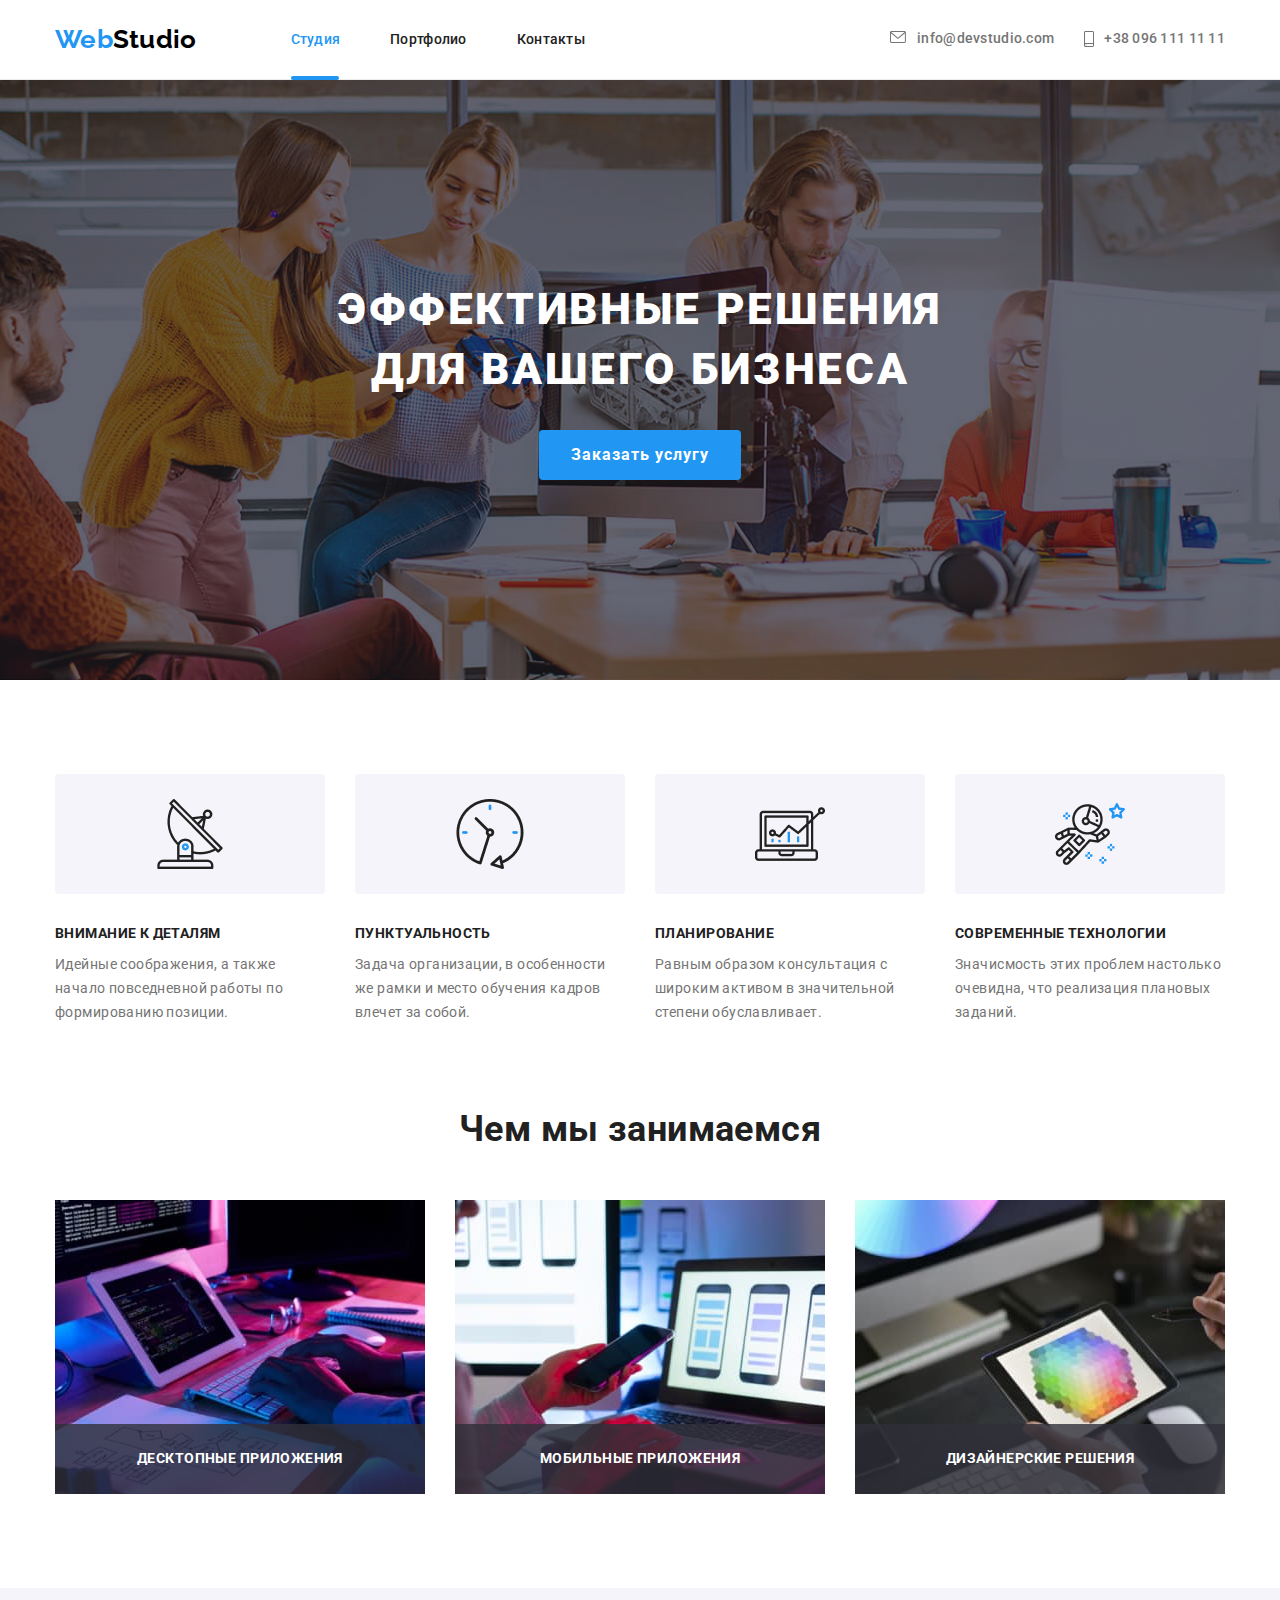
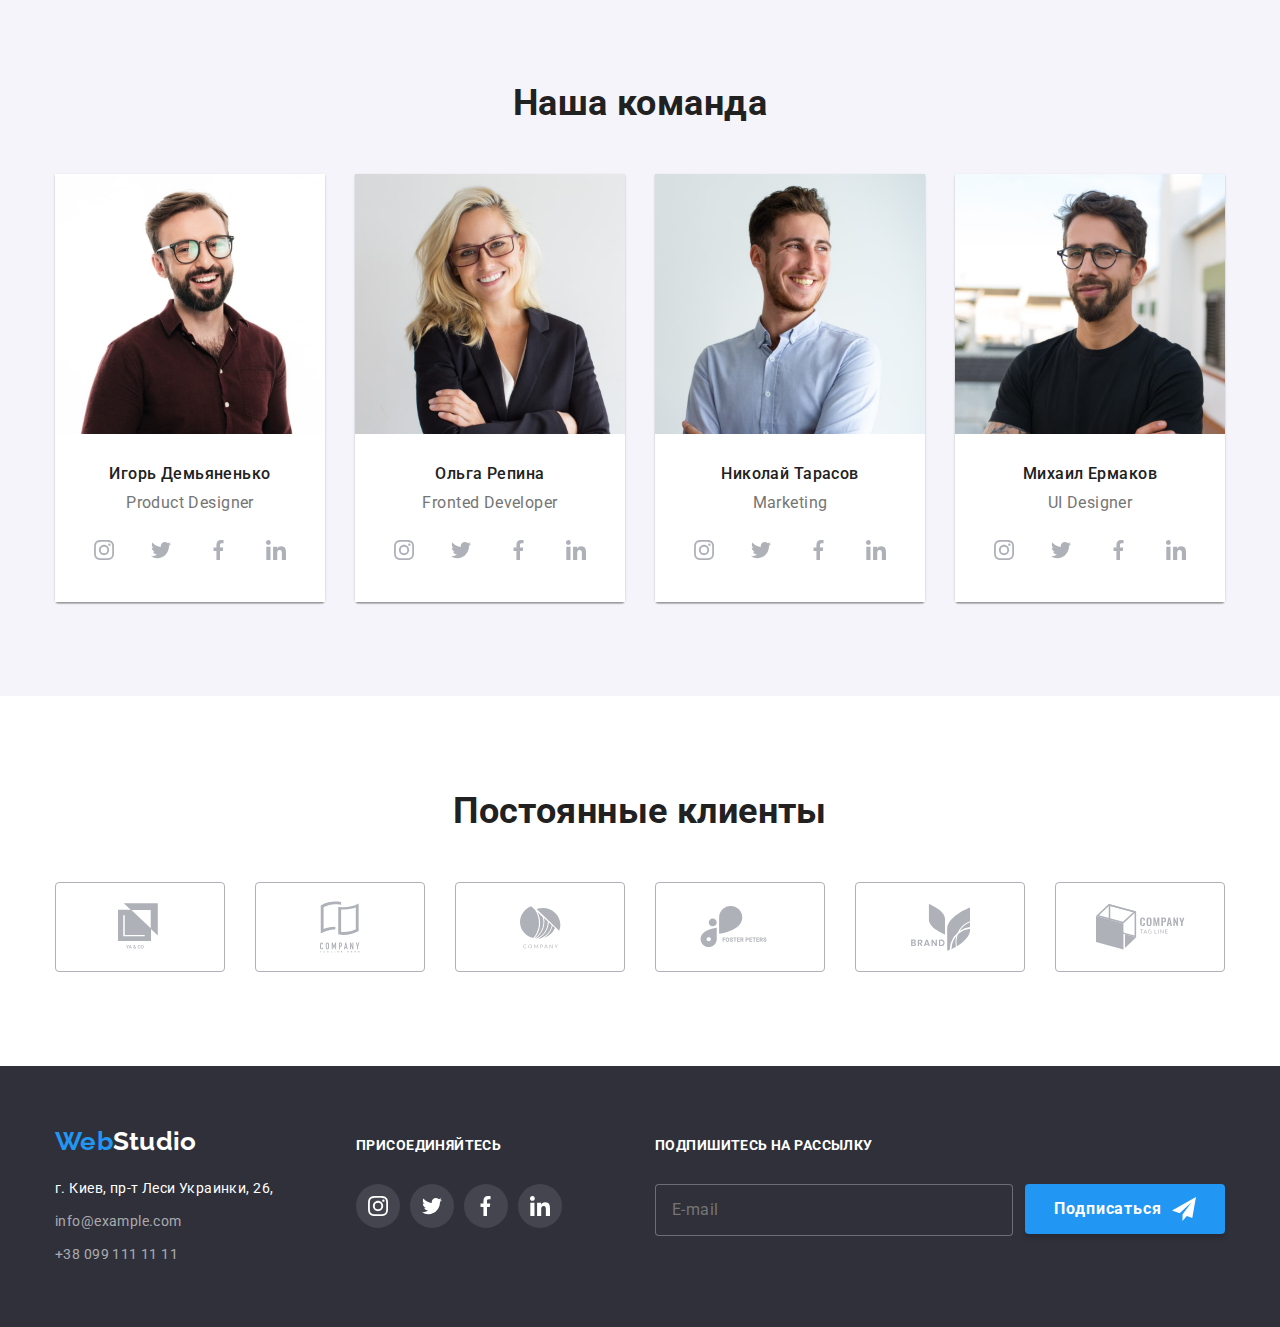
<file: index.html>
<!DOCTYPE html>
<html lang="en">
  <head>
    <meta charset="UTF-8" />
    <meta http-equiv="X-UA-Compatible" content="IE=edge" />
    <meta name="viewport" content="width=device-width, initial-scale=1.0" />
    <title>WebStudio</title>
    <link rel="preconnect" href="https://fonts.gstatic.com" />
    <link
      href="https://fonts.googleapis.com/css2?family=Raleway:wght@700&family=Roboto:wght@400;500;700;900&display=swap"
      rel="stylesheet"
    />
    <link
      href="https://cdnjs.cloudflare.com/ajax/libs/modern-normalize/1.0.0/modern-normalize.min.css"
      rel="stylesheet"
    />
    <link rel="stylesheet" href="./css/style.css" />
  </head>

  <body>
    <header class="head">
      <div class="container main-nav">
        <nav class="nav">
          <a href="index.html" class="link">
            <span class="link-web">Web</span
            ><span class="link-studio">Studio</span></a
          >
          <ul class="site-nav">
            <li class="item">
              <a href="./index.html" class="list-link decor current">Студия</a>
            </li>
            <li class="item">
              <a href="./portfolio.html" class="list-link">Портфолио</a>
            </li>
            <li class="item"><a href="" class="list-link">Контакты</a></li>
          </ul>
        </nav>
        <ul class="list-connection">
          <li class="list-item">
            <a href="mailto:info@devstudio.com" class="list-mail"
              ><svg class="icon-mail" width="16" height="12">
                <use href="./img/icons.svg#icon-mail"></use></svg
              >info@devstudio.com
            </a>
          </li>
          <li class="list-item">
            <a href="tel:+380961111111" class="list-tel">
              <svg class="icon-tel" width="10" height="16">
                <use href="./img/icons.svg#icon-tel"></use>
              </svg>
              +38 096 111 11 11</a
            >
          </li>
        </ul>
      </div>
    </header>

    <main>
      <section class="section decision hero-foto">
        <div>
          <h1 class="hero-titel">Эффективные решения для вашего бизнеса</h1>
          <button type="button" class="button primary" data-modal-open>
            Заказать услугу
          </button>
        </div>
      </section>

      <section class="qualities">
        <h2 class="visually-hidden">Наши положительные качества</h2>

        <div class="container">
          <ul class="image-list">
            <li class="image-item"></li>
            <li class="image-item"></li>
            <li class="image-item"></li>
            <li class="image-item"></li>
          </ul>
          <ul class="list-puncts">
            <li class="punct">
              <div class="image-box sputnic">
                <!-- <img class="punct-image"
                src="./img/sputnic.png"
                alt="спутник"
              /> -->
              </div>
              <h3 class="list-title">Внимание к деталям</h3>
              <p class="list-text">
                Идейные соображения, а также начало повседневной работы по
                формированию позиции.
              </p>
            </li>
            <li class="punct">
              <div class="image-box time">
                <!-- <img class="punct-image" 
              src="./img/time.png" 
              alt="часы" 
              /> -->
              </div>
              <h3 class="list-title">Пунктуальность</h3>
              <p class="list-text">
                Задача организации, в особенности же рамки и место обучения
                кадров влечет за собой.
              </p>
            </li>
            <li class="punct">
              <div class="image-box computer">
                <!-- <img class="punct-image" 
                src="./img/computer.png"
                alt="компьтер"
              /> -->
              </div>
              <h3 class="list-title">Планирование</h3>
              <p class="list-text">
                Равным образом консультация с широким активом в значительной
                степени обуславливает.
              </p>
            </li>
            <li class="punct">
              <div class="image-box astronaut">
                <!-- <img class="punct-image"
                src="./img/astronaut.png"
                alt="астронавт"
              /> -->
              </div>
              <h3 class="list-title">Современные технологии</h3>
              <p class="list-text">
                Значисмость этих проблем настолько очевидна, что реализация
                плановых заданий.
              </p>
            </li>
          </ul>
        </div>
      </section>
      <section class="gallery">
        <div class="container">
          <h2 class="ability">Чем мы занимаемся</h2>
          <ul class="list-ability">
            <li class="ability-img">
              <div class="label">
                <div class="label-item">
                  <p class="label-text">Десктопные приложения</p>
                </div>
                <img
                  src="./img/picture1.jpg"
                  width="370"
                  height="294"
                  alt="worck with computer"
                />
              </div>
            </li>
            <li class="ability-img">
              <div class="label">
                <div class="label-item">
                  <p class="label-text">Мобильные приложения</p>
                </div>
                <img
                  src="./img/picture2.jpg"
                  width="370"
                  height="294"
                  alt="hand with phone"
                />
              </div>
            </li>
            <li class="ability-img">
              <div class="label">
                <div class="label-item">
                  <p class="label-text">Дизайнерские решения</p>
                </div>
                <img
                  src="./img/picture3.jpg"
                  width="370"
                  height="294"
                  alt="picture with computer"
                />
              </div>
            </li>
          </ul>
        </div>
      </section>
      <section class="teem">
        <div class="container">
          <h2 class="comunity">Наша команда</h2>
          <ul class="list-teem">
            <li class="person">
              <div class="foto">
                <img
                  src="./img/igor.jpg"
                  width="270"
                  height="260"
                  alt="Игорь Демьяненько"
                />
              </div>
              <div class="list-person">
                <p class="name">Игорь Демьяненько</p>
                <p class="profession">Product Designer</p>
                <ul class="list social-icons">
                  <li class="social-icons-item">
                    <a
                      href=""
                      aria-label="Intagram"
                      class="social-icons-link"
                      target="_blank"
                      rel="noopener norefferer"
                    >
                      <svg class="icon">
                        <use href="./img/icons.svg#icon-instagram"></use>
                      </svg>
                    </a>
                  </li>
                  <li class="social-icons-item">
                    <a
                      href=""
                      aria-label="Twitter"
                      class="social-icons-link"
                      target="_blank"
                      rel="noopener norefferer"
                    >
                      <svg class="icon">
                        <use href="./img/icons.svg#icon-twitter"></use>
                      </svg>
                    </a>
                  </li>
                  <li class="social-icons-item">
                    <a
                      href=""
                      aria-label="Facebook"
                      class="social-icons-link"
                      target="_blank"
                      rel="noopener norefferer"
                    >
                      <svg class="icon">
                        <use href="./img/icons.svg#icon-fb"></use>
                      </svg>
                    </a>
                  </li>
                  <li class="social-icons-item">
                    <a
                      href=""
                      aria-label="Linkedin"
                      class="social-icons-link"
                      target="_blank"
                      rel="noopener norefferer"
                    >
                      <svg class="icon">
                        <use href="./img/icons.svg#icon-linkedin"></use>
                      </svg>
                    </a>
                  </li>
                </ul>
              </div>
            </li>
            <li class="person">
              <div class="foto">
                <img
                  src="./img/olga.jpg"
                  width="270"
                  height="260"
                  alt="Ольга Репина"
                />
              </div>
              <div class="list-person">
                <p class="name">Ольга Репина</p>
                <p class="profession">Fronted Developer</p>
                <ul class="list social-icons">
                  <li class="social-icons-item">
                    <a
                      href=""
                      aria-label="Intagram"
                      class="social-icons-link"
                      target="_blank"
                      rel="noopener norefferer"
                    >
                      <svg class="icon">
                        <use href="./img/icons.svg#icon-instagram"></use>
                      </svg>
                    </a>
                  </li>
                  <li class="social-icons-item">
                    <a
                      href=""
                      aria-label="Twitter"
                      class="social-icons-link"
                      target="_blank"
                      rel="noopener norefferer"
                    >
                      <svg class="icon">
                        <use href="./img/icons.svg#icon-twitter"></use>
                      </svg>
                    </a>
                  </li>
                  <li class="social-icons-item">
                    <a
                      href=""
                      aria-label="Facebook"
                      class="social-icons-link"
                      target="_blank"
                      rel="noopener norefferer"
                    >
                      <svg class="icon">
                        <use href="./img/icons.svg#icon-fb"></use>
                      </svg>
                    </a>
                  </li>
                  <li class="social-icons-item">
                    <a
                      href=""
                      aria-label="Linkedin"
                      class="social-icons-link"
                      target="_blank"
                      rel="noopener norefferer"
                    >
                      <svg class="icon">
                        <use href="./img/icons.svg#icon-linkedin"></use>
                      </svg>
                    </a>
                  </li>
                </ul>
              </div>
            </li>

            <li class="person">
              <div class="foto">
                <img
                  src="./img/kolya.jpg"
                  width="270"
                  height="260"
                  alt="Николай Тарасов"
                />
              </div>
              <div class="list-person">
                <p class="name">Николай Тарасов</p>
                <p class="profession">Marketing</p>
                <ul class="list social-icons">
                  <li class="social-icons-item">
                    <a
                      href=""
                      aria-label="Intagram"
                      class="social-icons-link"
                      target="_blank"
                      rel="noopener norefferer"
                    >
                      <svg class="icon">
                        <use href="./img/icons.svg#icon-instagram"></use>
                      </svg>
                    </a>
                  </li>
                  <li class="social-icons-item">
                    <a
                      href=""
                      aria-label="Twitter"
                      class="social-icons-link"
                      target="_blank"
                      rel="noopener norefferer"
                    >
                      <svg class="icon">
                        <use href="./img/icons.svg#icon-twitter"></use>
                      </svg>
                    </a>
                  </li>
                  <li class="social-icons-item">
                    <a
                      href=""
                      aria-label="Facebook"
                      class="social-icons-link"
                      target="_blank"
                      rel="noopener norefferer"
                    >
                      <svg class="icon">
                        <use href="./img/icons.svg#icon-fb"></use>
                      </svg>
                    </a>
                  </li>
                  <li class="social-icons-item">
                    <a
                      href=""
                      aria-label="Linkedin"
                      class="social-icons-link"
                      target="_blank"
                      rel="noopener norefferer"
                    >
                      <svg class="icon">
                        <use href="./img/icons.svg#icon-linkedin"></use>
                      </svg>
                    </a>
                  </li>
                </ul>
              </div>
            </li>

            <li class="person">
              <div class="foto">
                <img
                  src="./img/misha.jpg"
                  width="270"
                  height="260"
                  alt="Михаил Ермаков"
                />
              </div>

              <div class="list-person">
                <p class="name">Михаил Ермаков</p>
                <p class="profession">UI Designer</p>
                <ul class="list social-icons">
                  <li class="social-icons-item">
                    <a
                      href=""
                      aria-label="Intagram"
                      class="social-icons-link"
                      target="_blank"
                      rel="noopener norefferer"
                    >
                      <svg class="icon">
                        <use href="./img/icons.svg#icon-instagram"></use>
                      </svg>
                    </a>
                  </li>
                  <li class="social-icons-item">
                    <a
                      href=""
                      aria-label="Twitter"
                      class="social-icons-link"
                      target="_blank"
                      rel="noopener norefferer"
                    >
                      <svg class="icon">
                        <use href="./img/icons.svg#icon-twitter"></use>
                      </svg>
                    </a>
                  </li>
                  <li class="social-icons-item">
                    <a
                      href=""
                      aria-label="Facebook"
                      class="social-icons-link"
                      target="_blank"
                      rel="noopener norefferer"
                    >
                      <svg class="icon">
                        <use href="./img/icons.svg#icon-fb"></use>
                      </svg>
                    </a>
                  </li>
                  <li class="social-icons-item">
                    <a
                      href=""
                      aria-label="Linkedin"
                      class="social-icons-link"
                      target="_blank"
                      rel="noopener norefferer"
                    >
                      <svg class="icon">
                        <use href="./img/icons.svg#icon-linkedin"></use>
                      </svg>
                    </a>
                  </li>
                </ul>
              </div>
            </li>
          </ul>
        </div>
      </section>
      <section class="section">
        <div class="container">
          <h3 class="clients-titel">Постоянные клиенты</h3>
          <ul class="clients">
            <li class="clients-item">
              <a href="" class="clients-thumb">
                <svg class="client-icon" width="44" height="49">
                  <use href="./img/icons.svg#icon-logo1"></use>
                </svg>
              </a>
            </li>
            <li class="clients-item">
              <a href="" class="clients-thumb">
                <svg class="client-icon" width="40" height="52">
                  <use href="./img/icons.svg#icon-logo2"></use>
                </svg>
              </a>
            </li>
            <li class="clients-item">
              <a href="" class="clients-thumb">
                <svg class="client-icon" width="41" height="43">
                  <use href="./img/icons.svg#icon-logo3"></use>
                </svg>
              </a>
            </li>
            <li class="clients-item">
              <a href="" class="clients-thumb">
                <svg class="client-icon" width="80" height="42">
                  <use href="./img/icons.svg#icon-logo4"></use>
                </svg>
              </a>
            </li>
            <li class="clients-item">
              <a href="" class="clients-thumb">
                <svg class="client-icon" width="59" height="47">
                  <use href="./img/icons.svg#icon-logo5"></use>
                </svg>
              </a>
            </li>
            <li class="clients-item">
              <a href="" class="clients-thumb">
                <svg class="client-icon" width="89" height="46">
                  <use
                    href="./img/icons.svg#icon-logo6"
                    width="89"
                    height="46"
                  ></use>
                </svg>
              </a>
            </li>
          </ul>
        </div>
      </section>
    </main>

    <footer class="footer-block">
      <div class="container container-items">
        <div class="adress-container">
          <a href="index.html" class="footer-link"
            ><span class="link-web">Web</span
            ><span class="studio-link">Studio</span></a
          >
          <address class="studio-adress">
            <a href="https://goo.gl/maps/t3vYdP8dUAn3NgiE9" class="location"
              >г. Киев, пр-т Леси Украинки, 26,</a
            >
            <ul class="footer-list">
              <li>
                <a href="mailto:info@example.com" class="mail-list"
                  >info@example.com</a
                >
              </li>
              <li>
                <a href="tel:+380991111111" class="tel-list"
                  >+38 099 111 11 11</a
                >
              </li>
            </ul>
          </address>
        </div>

        <div class="footer-tale">
          <p class="footer-titel">присоединяйтесь</p>
          <ul class="social-footer">
            <li class="footer-item">
              <a
                href=""
                aria-label="Instagram"
                target="_blank"
                rel="nooconer norefferer"
                class="footer-icon"
              >
                <svg class="icon-f">
                  <use href="./img/icons.svg#icon-instagram"></use>
                </svg>
              </a>
            </li>
            <li class="footer-item">
              <a
                href=""
                aria-label="Twitter"
                target="_blank"
                rel="noopener norefferer"
                class="footer-icon"
              >
                <svg class="icon-f">
                  <use href="./img/icons.svg#icon-twitter"></use>
                </svg>
              </a>
            </li>
            <li class="footer-item">
              <a
                href=""
                aria-label="Facebook"
                target="_blank"
                rel="noopener norefferer"
                class="footer-icon"
              >
                <svg class="icon-f">
                  <use href="./img/icons.svg#icon-fb"></use>
                </svg>
              </a>
            </li>
            <li class="footer-item">
              <a
                href=""
                aria-label="Linkedin"
                target="_blank"
                rel="noopener norefferer"
                class="footer-icon"
              >
                <svg class="icon-f">
                  <use href="./img/icons.svg#icon-linkedin"></use>
                </svg>
              </a>
            </li>
          </ul>
        </div>

        <div class="subscription">
          <form>
            <p class="footer-titel">Подпишитесь на рассылку</p>
            <div class="label-footer">
              <label>
                <input
                  class="email-type"
                  type="email"
                  name="email"
                  placeholder="E-mail"
                />
              </label>

              <button type="button" class="subscription-button">
                Подписаться
                <svg class="subscription-icon" width="24" height="24">
                  <use href="./img/icons.svg#icon-send"></use>
                </svg>
              </button>
            </div>
          </form>
        </div>
      </div>
    </footer>

    <div class="backdrop is-hidden" data-modal>
      <div class="modal">
        <h2 class="modal-titel">Оставьте свои данные, мы вам перезвоним</h2>
        <form class="form js-speaker-form" autocomplete="on">
          <div class="modal-field">
            <label>
              <span class="form-name">Имя</span>
              <input
                type="text"
                name="name_lastname"
                class="form-input"
                autofocus
                required
              />
              <svg class="form-icon">
                <use href="./img/icons.svg#icon-person"></use>
              </svg>
            </label>
          </div>
          <div class="modal-field">
            <label>
              <span class="form-name">Телефон</span>
              <input
                type="tel"
                name="tel"
                class="form-input"
                placeholder=""
                required
              />
              <svg class="form-icon">
                <use href="./img/icons.svg#icon-phone-modal"></use>
              </svg>
            </label>
          </div>
          <div class="modal-field">
            <label>
              <span class="form-name">Почта</span>
              <input
                type="email"
                name="email"
                class="form-input"
                placeholder=""
                required
              />
              <svg class="form-icon">
                <use href="./img/icons.svg#icon-email-modal"></use>
              </svg>
            </label>
          </div>
          <div class="modal-field comments">
            <label>
              <span class="form-name">Комментарий</span>
              <textarea name="comment" rows="5" placeholder="Введите текст" class="form-textarea"></textarea>
            </label>
          </div>

          <div class="check-label">
            <label>
              <input class="checkbox" type="checkbox" name="checkbox" />
              <span class="checkbox-box"></span>
              <span class="checkbox-text"
                >Соглашаюсь с рассылкой и принимаю</span
              ><a class="checkbox-link" href="">Условия договора</a>
            </label>
          </div>
          <button type="submit">Отправить</button>
        </form>

        <button class="icon-x" data-modal-close>
          <svg class="icon-close" width="18" height="18">
            <use href="./img/icons.svg#icon-close"></use>
          </svg>
        </button>
        <script src="./js/modal.js"></script>
        <script>
          (() => {
            document
              .querySelector(".js-speaker-form")
              .addEventListener("submit", (e) => {
                e.preventDefault();

                new FormData(e.currentTarget).forEach((value, name) =>
                  console.log(`${name}: ${value}`)
                );
              });
          })();
        </script>
      </div>
    </div>
  </body>
</html>
</file>
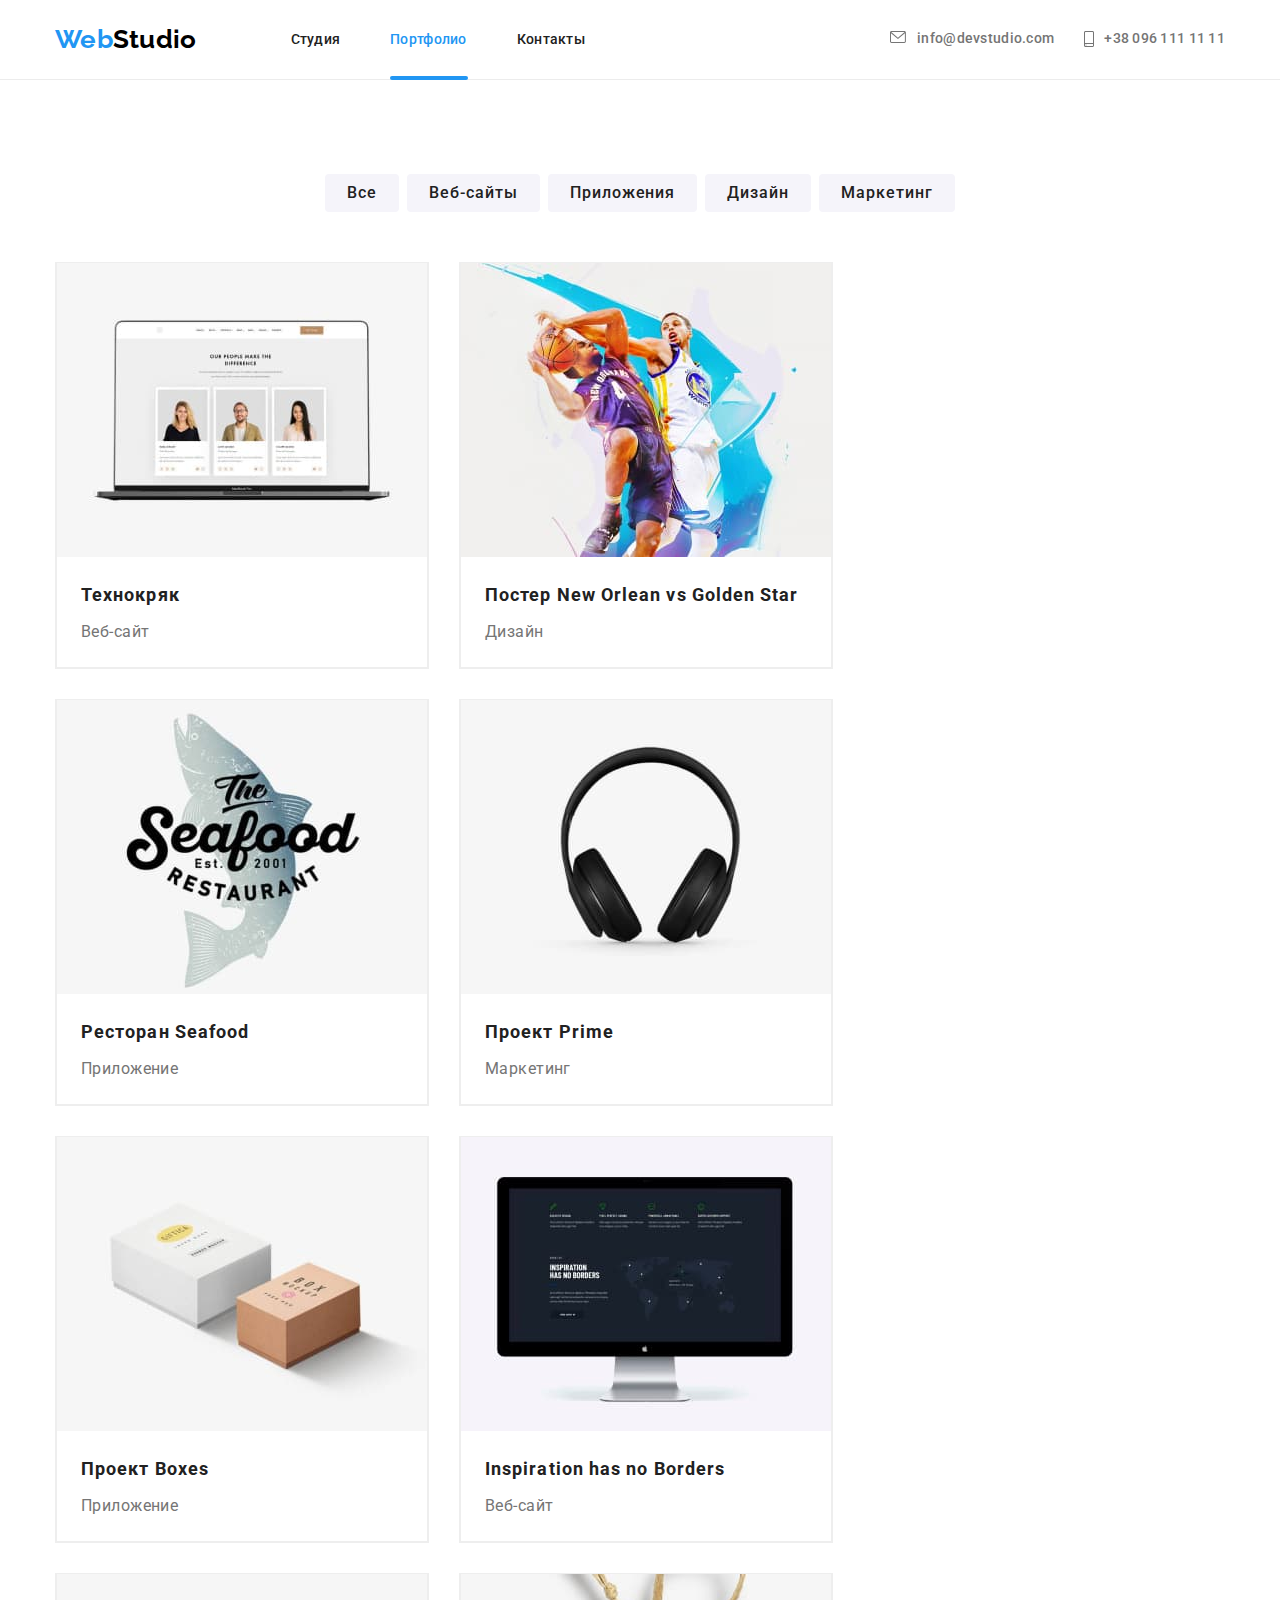
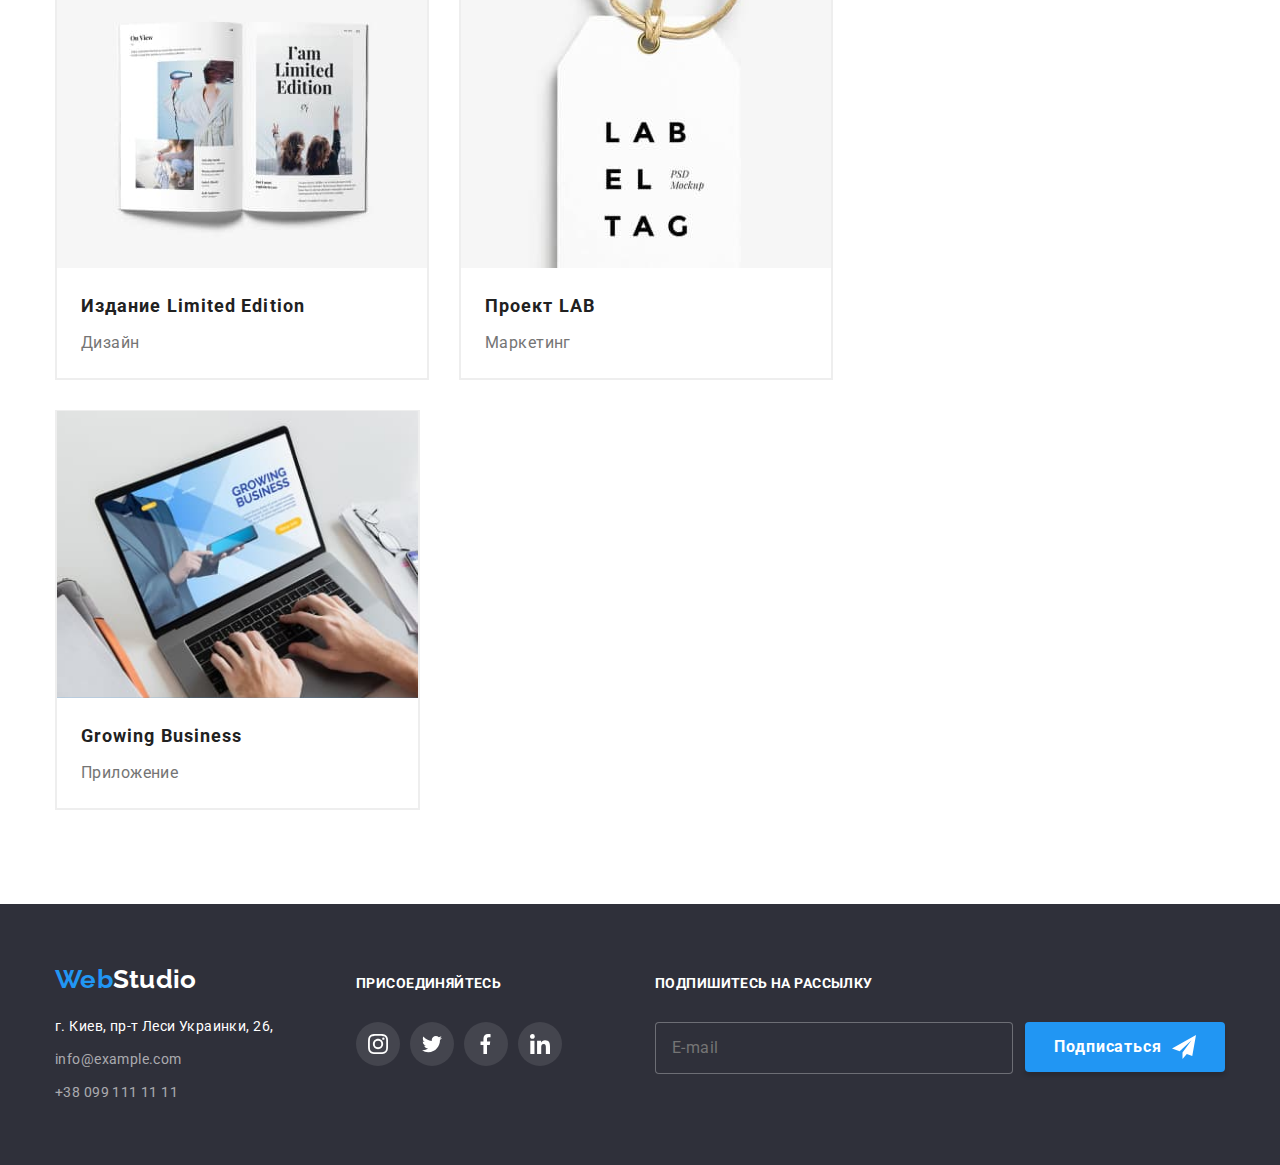
<file: portfolio.html>
<!DOCTYPE html>
<html lang="ru">
  <head>
    <meta charset="UTF-8" />
    <meta http-equiv="X-UA-Compatible" content="IE=edge" />
    <meta name="viewport" content="width=device-width, initial-scale=1.0" />
    <title>Porfolio</title>
    <link rel="preconnect" href="https://fonts.gstatic.com" />
    <link
      href="https://fonts.googleapis.com/css2?family=Raleway:wght@700&family=Roboto:wght@400;500;700;900&display=swap"
      rel="stylesheet"
    />
    <link
      href="https://cdnjs.cloudflare.com/ajax/libs/modern-normalize/1.0.0/modern-normalize.min.css"
      rel="stylesheet"
    />
    <link rel="stylesheet" href="./css/style.css" />
  </head>
  <body>
    <!--шапка-->
    <header class="head">
      <div class="container main-nav">
        <nav class="nav">
          <a href="index.html" class="link">
            <span class="link-web">Web</span
            ><span class="link-studio">Studio</span></a
          >
          <ul class="site-nav">
            <li class="item">
              <a href="./index.html" class="list-link">Студия</a>
            </li>
            <li class="item">
              <a href="./portfolio.html" class="list-link current decor-portfolio">Портфолио</a>
            </li>
            <li class="item"><a href="" class="list-link">Контакты</a></li>
          </ul>
        </nav>
        <ul class="list-connection">
          <li class="list-item">
            <a href="mailto:info@devstudio.com" class="list-mail"
              ><svg class="icon-mail" width="16" height="12">
                <use href="./img/icons.svg#icon-mail"></use>
                </svg>info@devstudio.com
            </a>
          </li>
          <li class="list-item">
            <a href="tel:+380961111111" class="list-tel">
              <svg class="icon-tel" width="10" height="16">
                <use href="./img/icons.svg#icon-tel"></use>
              </svg>
              +38 096 111 11 11</a
            >
          </li>
        </ul>
      </div>
    </header>

    <main>
      <!--Услуги-->
      <section class="portfolio">
        <div class="container buttons">
          <h1 class="visually-hidden">Перечень услуг</h1>
          <ul class="portfolio-list">
            <li class="portfolio-button">
              <button type="button" class="button secondary">Все</button>
            </li>
            <li class="portfolio-button">
              <button type="button" class="button secondary">Веб-сайты</button>
            </li>
            <li class="portfolio-button">
              <button type="button" class="button secondary">Приложения</button>
            </li>
            <li class="portfolio-button">
              <button type="button" class="button secondary">Дизайн</button>
            </li>
            <li class="portfolio-button">
              <button type="button" class="button secondary">Маркетинг</button>
            </li>
          </ul>

          <h1 class="visually-hidden">Портфолио работ</h1>
          <ul class="portfolio-gallery">
            <li class="portfolio-img">
              <article class="portfolio-thumb magic">
                <div class="img-thumb">
                  <a  href="">
                    
                  <div class="overlay">
                  <p class="magic-text">Технокряк это современная площадка распространения коронавируса. Компании используют эту платформу для цифрового шпионажа и атак на защищённые сервера конкурентов.</p>
                </div>
                
                    <img
                      src="./img_portfolio/img.jpg"
                      width="370"
                      height="294"
                      alt="Технокряк"
                    />
                  </div>   
                <div class="img-content">
                  <h2 class="portfolio-title">Технокряк</h2>
                  <p class="portfolio-text">Веб-сайт</p>
                </div>
                </a>
                
              </article>
            </li>

            <li class="portfolio-img">
              <article class="portfolio-thumb magic">
                <div class="img-thumb">
                  <a href="">
                    <div class="overlay">
                    <p class="magic-text">Технокряк это современная площадка распространения коронавируса. Компании используют эту платформу для цифрового шпионажа и атак на защищённые сервера конкурентов.</p>
                  </div>
                  
                    <img
                      src="./img_portfolio/Group1.jpg"
                      width="370"
                      height="294"
                      alt="Постер New Orlean vs Golden Star"
                  />
                </div>

                <div class="img-content">
                  <h2 class="portfolio-title">
                    Постер New Orlean vs Golden Star
                  </h2>
                  <p class="portfolio-text">Дизайн</p>
                </div>
              </a>
              </article>
            </li>

            <li class="portfolio-img">
              <article class="portfolio-thumb magic">
                <div class="img-thumb">
                  <a href=""
                    >
                  <div class="overlay">
                    <p class="magic-text">Технокряк это современная площадка распространения коронавируса. Компании используют эту платформу для цифрового шпионажа и атак на защищённые сервера конкурентов.</p>
                  </div>
                  <img
                      src="./img_portfolio/Group2.jpg"
                      width="370"
                      height="294"
                      alt="Ресторан Seafood"
                  />
                </div>

                <div class="img-content">
                  <h2 class="portfolio-title">Ресторан Seafood</h2>
                  <p class="portfolio-text">Приложение</p>
                </div>
              </a>
              </article>
            </li>

            <li class="portfolio-img">
              <article class="portfolio-thumb magic">
                <div class="img-thumb">
                  <a href=""
                    >
                  <div class="overlay">
                    <p class="magic-text">Технокряк это современная площадка распространения коронавируса. Компании используют эту платформу для цифрового шпионажа и атак на защищённые сервера конкурентов.</p>
                  </div>
                  <img
                      src="./img_portfolio/Group3.jpg"
                      width="370"
                      height="294"
                      alt="Проект Prime"
                  />
                </div>

                <div class="img-content">
                  <h2 class="portfolio-title">Проект Prime</h2>
                  <p class="portfolio-text">Маркетинг</p>
                </div>
              </a>
              </article>
            </li>

            <li class="portfolio-img">
              <article class="portfolio-thumb magic">
                <div class="img-thumb">
                  <a href=""
                    >
                  <div class="overlay">
                    <p class="magic-text">Технокряк это современная площадка распространения коронавируса. Компании используют эту платформу для цифрового шпионажа и атак на защищённые сервера конкурентов.</p>
                  </div>
                  <img
                      src="./img_portfolio/Group4.jpg"
                      width="370"
                      height="294"
                      alt="Проект Boxes"
                  />
                </div>

                <div class="img-content">
                  <h2 class="portfolio-title">Проект Boxes</h2>
                  <p class="portfolio-text">Приложение</p>
                </div>
              </a>
              </article>
            </li>

            <li class="portfolio-img">
              <article class="portfolio-thumb magic">
                <div class="img-thumb">
                  <a href=""
                    >
                  <div class="overlay">
                    <p class="magic-text">Технокряк это современная площадка распространения коронавируса. Компании используют эту платформу для цифрового шпионажа и атак на защищённые сервера конкурентов.</p>
                  </div>
                  <img
                      src="./img_portfolio/Group5.jpg"
                      width="370"
                      height="294"
                      alt="Inspiration has no Borders"
                  />
                </div>

                <div class="img-content">
                  <h2 class="portfolio-title">Inspiration has no Borders</h2>
                  <p class="portfolio-text">Веб-сайт</p>
                </div>
              </a>
              </article>
            </li>

            <li class="portfolio-img">
              <article class="portfolio-thumb magic">
                <div class="img-thumb">
                  <a href=""
                    >
                  <div class="overlay">
                    <p class="magic-text">Технокряк это современная площадка распространения коронавируса. Компании используют эту платформу для цифрового шпионажа и атак на защищённые сервера конкурентов.</p>
                  </div>
                  <img
                      src="./img_portfolio/Group6.jpg"
                      width="370"
                      height="294"
                      alt="Издание Limited Edition"
                  />
                </div>

                <div class="img-content">
                  <h2 class="portfolio-title">Издание Limited Edition</h2>
                  <p class="portfolio-text">Дизайн</p>
                </div>
              </a>
              </article>
            </li>

            <li class="portfolio-img">
              <article class="portfolio-thumb magic">
                <div class="img-thumb">
                  <a href=""
                    >
                  <div class="overlay">
                    <p class="magic-text">Технокряк это современная площадка распространения коронавируса. Компании используют эту платформу для цифрового шпионажа и атак на защищённые сервера конкурентов.</p>
                  </div>
                  <img
                      src="./img_portfolio/Group7.jpg"
                      width="370"
                      height="294"
                      alt="Проект LAB"
                  />
                </div>

                <div class="img-content">
                  <h2 class="portfolio-title">Проект LAB</h2>
                  <p class="portfolio-text">Маркетинг</p>
                </div>
              </a>
              </article>
            </li>

            <li class="portfolio-img">
              <article class="portfolio-thumb magic">
                <div class="img-thumb">
                  <a href=""
                    >
                  <div class="overlay">
                    <p class="magic-text">Технокряк это современная площадка распространения коронавируса. Компании используют эту платформу для цифрового шпионажа и атак на защищённые сервера конкурентов.</p>
                  </div>
                  <img
                      src="./img_portfolio/Group8.jpg"
                      width="361"
                      height="294"
                      alt="Growing Busines"
                  />
                </div>

                <div class="img-content">
                  <h2 class="portfolio-title">Growing Business</h2>
                  <p class="portfolio-text">Приложение</p>
                </div>
              </a>
              </article>
            </li>
          </ul>
        </div>
      </section>
    </main>

    <!--Подвал-->
    <footer class="footer-block">
      <div class="container container-items">
        <div class="adress-container">
          <a href="index.html" class="footer-link"
            ><span class="link-web">Web</span
            ><span class="studio-link">Studio</span></a
          >
          <address class="studio-adress">
            <a href="https://goo.gl/maps/t3vYdP8dUAn3NgiE9" class="location"
              >г. Киев, пр-т Леси Украинки, 26,</a
            >
            <ul class="footer-list">
              <li>
                <a href="mailto:info@example.com" class="mail-list"
                  >info@example.com</a
                >
              </li>
              <li>
                <a href="tel:+380991111111" class="tel-list"
                  >+38 099 111 11 11</a
                >
              </li>
            </ul>
          </address>
        </div>

        <div class="footer-tale">
          <p class="footer-titel">присоединяйтесь</p>
          <ul class="social-footer">
            <li class="footer-item">
              <a
                href=""
                aria-label="Instagram"
                target="_blank"
                rel="nooconer norefferer"
                class="footer-icon"
              >
                <svg class="icon-f">
                  <use href="./img/icons.svg#icon-instagram"></use>
                </svg>
              </a>
            </li>
            <li class="footer-item">
              <a
                href=""
                aria-label="Twitter"
                target="_blank"
                rel="noopener norefferer"
                class="footer-icon"
              >
                <svg class="icon-f">
                  <use href="./img/icons.svg#icon-twitter"></use>
                </svg>
              </a>
            </li>
            <li class="footer-item">
              <a
                href=""
                aria-label="Facebook"
                target="_blank"
                rel="noopener norefferer"
                class="footer-icon"
              >
                <svg class="icon-f">
                  <use href="./img/icons.svg#icon-fb"></use>
                </svg>
              </a>
            </li>
            <li class="footer-item">
              <a
                href=""
                aria-label="Linkedin"
                target="_blank"
                rel="noopener norefferer"
                class="footer-icon"
              >
                <svg class="icon-f">
                  <use href="./img/icons.svg#icon-linkedin"></use>
                </svg>
              </a>
            </li>
          </ul>
        </div>

        <div class="subscription">
          <form>
            <p class="footer-titel">Подпишитесь на рассылку</p>
            <div class="label-footer">
              <label>
                <input
                  class="email-type"
                  type="email"
                  name="email"
                  placeholder="E-mail"
                />
              </label>

              <button type="button" class="subscription-button">
                Подписаться
                <svg class="subscription-icon" width="24" height="24">
                  <use href="./img/icons.svg#icon-send"></use>
                </svg>
              </button>
            </div>
          </form>
        </div>
      </div>
    </footer>
  </body>
</html>
</file>
<file: css/style.css>
/*основной цвет: #757575 */
/*вторичный цвет: #212121 */
/*акцент: #2196f3 */
/*белый: #fff */
/*основной цвет фона: #e5e5e5 */
/*вторичный цвет фона: #F5F4FA */
/*цвет логотипа: #000 */
/* фон секции героя: #2F303A */
/* цвет граниы хедера: #ECECEC */
/* цвет рамочки подписи в порфолио: #EEEEEE */
/* прозрачный цвет фона: #C4C4C4 */
/* цвет иконок шапки: #757575 */
/* фон иконок: #F5F4FA */
/* цвет иконок: #AFB1B8 */
/* фон для новой задачи */

:root {
  --primary-text-color: #757575;
  --title-text-color: #212121;
  --accent-color: #2196f3;
  --primary-white-color: #fff;
  --primary-bg-color: #e5e5e5;
  --secondary-bg-color: #f5f4fa;
  --logo-color: #000;
  --hero-bg-color: #2f303a;
  --header-border-color: #ececec;
  --portfolio-border-color: #eeeeee;
  --hero-bg-alfa-color: #c4c4c4;
  --icon-color-header: #757575;
  --icon-bg-color: #f5f4fa;
  --icon-color: #afb1b8;
  --bg-hero-second: #c4c4c4;
}

/* основные */

html {
  box-sizing: inherit;
}

*,
*::before,
*::after {
  box-sizing: border-box;
}

body {
  font-family: "Roboto", sans-serif;
  font-weight: 400;
  font-size: 14px;
  line-height: 1.71;
  letter-spacing: 0.03em;
  color: var(--primary-text-color);
}

ul {
  margin: 0;
  padding: 0;
  list-style: none;
}

a {
  text-decoration: none;
}

h1,
h2,
h3,
p {
  margin: 0;
  padding: 0;
}

img {
  display: block;
  max-width: 100%;
  height: auto;
}

.container {
  width: 1200px;
  margin-left: auto;
  margin-right: auto;
  padding-left: 15px;
  padding-right: 15px;
  /* outline: 2px solid purple; */
}

.item .list-link {
  padding-left: 0;
}

.list-link {
  padding: 32px 0;
  color: inherit;
  font-weight: 500;
  line-height: 1.14;
  letter-spacing: 0.02em;
  color: var(--title-text-color);
  transition-duration: 250ms;
  transition-timing-function: cubic-bezier(0.4, 0, 0.2, 1);
}

.site-nav .item + .item {
  margin-left: 50px;
}

.link {
  color: inherit;
  font-weight: 500;
  line-height: 1.14;
  letter-spacing: 0.02em;
  color: var(--title-text-color);
  display: inline-block;
  padding: 24px 0;
  margin-right: 94px;
}

.site-nav {
  display: flex;
  align-items: center;
}

.list-connection {
  display: inline-flex;
  margin-left: auto;
  align-items: center;
}

.button {
  font-weight: 700;
  font-size: 16px;
  line-height: 1.87;
  letter-spacing: 0.06em;
  color: var(--primary-white-color);
  background-color: var(--accent-color);
  cursor: pointer;
}

/* шапка */

.head {
  border-bottom: 1px solid var(--header-border-color);
  background-color: var(--primary-white-color);
}

.main-nav {
  display: flex;
  align-items: center;
}

.nav {
  display: flex;
}

.link-web {
  font-family: "Raleway", sans-serif;
  font-weight: 700;
  font-size: 26px;
  line-height: 1.19;
  color: var(--accent-color);
}

.link-studio {
  font-family: "Raleway", sans-serif;
  font-weight: 700;
  font-size: 26px;
  line-height: 1.19;
  color: var(--logo-color);
}

.studio-link {
  font-family: "Raleway", sans-serif;
  font-weight: 700;
  font-size: 26px;
  line-height: 1.19;
  color: var(--primary-white-color);
}

.list-item a:hover,
.list-item a:focus,
.list-item a:hover,
.list-item a:focus,
.list-connection :hover .icon-mail,
.list-connection :focus .icon-mail,
.list-connection :hover .icon-tel,
.list-connection :focus .icon-tel,
.site-nav a:hover,
.site-nav a:focus,
.studio-adress :hover,
.studio-adress :focus,
.footer-link a:hover,
.footer-link a:focus,
.footer-list a:hover,
.footer-list a:focus {
  color: var(--accent-color);
  fill: currentColor;
}

.site-nav .current {
  color: var(--accent-color);
  position: relative;
}

.decor::after {
  display: block;
  content: "";
  width: 48px;
  height: 4px;
  border-radius: 2px;
  background-color: currentColor;
  position: absolute;
  top: 77px;
}

.list-item {
  align-items: center;
  display: inline-flex;
}

.icon-mail {
  margin-right: 11px;
  fill: var(--icon-color-header);
  justify-content: center;
  transition-duration: 250ms;
  transition-timing-function: cubic-bezier(0.4, 0, 0.2, 1);
}

.icon-tel {
  margin-left: 30px;
  margin-right: 10px;
  fill: var(--icon-color-header);
  justify-content: center;
  transition-duration: 250ms;
  transition-timing-function: cubic-bezier(0.4, 0, 0.2, 1);
}

.list-mail,
.list-tel {
  font-weight: 500;
  line-height: 1.14;
  letter-spacing: 0.02em;
  color: var(--primary-text-color);
  display: flex;
  transition-duration: 250ms;
  transition-timing-function: cubic-bezier(0.4, 0, 0.2, 1);
}

/* герой */

.decision {
  margin: auto;
  text-align: center;
  padding-bottom: 200px;
  padding-top: 200px;
  max-width: 1600px;
}

.hero-foto {
  background-image: linear-gradient(
      rgba(47, 48, 58, 0.4),
      rgba(47, 48, 58, 0.4)
    ),
    url(../img/hero.png);
  background-repeat: no-repeat;
  background-position: center;
  background-size: cover;
  background-color: var(--bg-hero-second);
}

.hero-titel {
  font-size: 44px;
  line-height: 1.36;
  letter-spacing: 0.06em;
  text-transform: uppercase;
  color: var(--primary-white-color);
  font-weight: 900;
  margin-bottom: 30px;
  max-width: 696px;
  margin-left: auto;
  margin-right: auto;
}

.primary {
  display: inline-block;
  border-radius: 4px;
  min-width: 200px;
  padding: 10px 32px;
  border: none;
}

/* Наши положительные качества*/

section {
  padding-bottom: 94px;
  padding-top: 94px;
}

.punct-image {
  width: 70px;
  height: 70px;
}

.image-box {
  margin-bottom: 30px;
  width: 270px;
  height: 120px;
  background-color: var(--icon-bg-color);
  border-radius: 4px;
}
.astronaut,
.computer,
.time,
.sputnic {
  background-repeat: no-repeat;
  background-position: center;
}

.sputnic {
  background-image: url(../img/sputnic.png);
}
.time {
  background-image: url(../img/time.png);
}

.computer {
  background-image: url(../img/computer.png);
}

.astronaut {
  background-image: url(../img/astronaut.png);
}

.qualities {
  padding-bottom: 0px;
}

.visually-hidden {
  position: absolute !important;
  clip: rect(1px 1px 1px 1px);
  clip: rect(1px, 1px, 1px, 1px);
  padding: 0 !important;
  border: 0 !important;
  height: 1px !important;
  width: 1px !important;
  overflow: hidden;
}

.list-title {
  font-weight: 700;
  font-size: 14px;
  line-height: 1.4;
  text-transform: uppercase;
  color: var(--title-text-color);
  padding-top: 0;
  padding-bottom: 10px;
}

.list-text {
  margin: 0;
  padding: 0;
}
.list-puncts {
  padding: 0;
  margin: 0;

  display: flex;
  flex-wrap: wrap;

  margin-right: -30px;
}

.list-puncts > .punct {
  flex-basis: calc(100% / 4 - 30px);
  margin-right: 30px;
}

/* Чем мы занимаемся */

.gallery {
  padding-top: 83px;
}

.list-ability {
  padding: 0;
  margin: 0;

  display: flex;
  flex-wrap: nowrap;
}

.ability-img:not(:last-child) {
  margin-right: 30px;
}

.label {
  position: relative;
}

.label-item {
  display: inline-flex;
  width: 370px;
  height: 70px;
  background-color: rgba(47, 48, 58, 0.8);
  position: absolute;
  top: 224px;
  justify-content: center;
  align-items: center;
}

.label-text {
  font-weight: 700;
  font-size: 14px;
  line-height: 1.14;
  text-align: center;
  text-transform: uppercase;
  color: var(--primary-white-color);
}

/* Наша команда */

.teem {
  background-color: var(--secondary-bg-color);
}

.person {
  box-shadow: 0px 1px 3px rgba(0, 0, 0, 0.12), 0px 1px 1px rgba(0, 0, 0, 0.14),
    0px 2px 1px rgba(0, 0, 0, 0.2);
  border-radius: 0px 0px 4px 4px;
}

.list-person {
  background-color: var(--primary-white-color);
  padding-top: 30px;
  padding-bottom: 30px;
  text-align: center;
}

.social-icons-item {
  display: inline-flex;
}
.social-icons .icon {
  width: 20px;
  height: 20px;
  fill: var(--icon-color);
  transition-duration: 250ms;
  transition-timing-function: cubic-bezier(0.4, 0, 0.2, 1);
}

.social-icons-link {
  display: flex;
  width: 44px;
  height: 44px;
  justify-content: center;
  align-items: center;
  border-radius: 50%;
  background-color: var(--primary-white-color);
  transition-duration: 250ms;
  transition-timing-function: cubic-bezier(0.4, 0, 0.2, 1);
}

.social-icons-item:not(:last-child) {
  margin-right: 10px;
}

.social-icons-link:hover,
.social-icons-link:focus {
  background-color: var(--accent-color);
  border: 50%;
}

.social-icons-link:hover .icon,
.social-icons-link:focus .icon {
  fill: var(--primary-white-color);
}

.ability,
.comunity {
  font-weight: 700;
  font-size: 36px;
  line-height: 1.17;
  text-align: center;
  color: var(--title-text-color);
  margin-bottom: 50px;
  padding-top: 0;
}

.name {
  font-weight: 500;
  font-size: 16px;
  line-height: 1.19;
  color: var(--title-text-color);
  padding-bottom: 10px;
}
.profession {
  font-size: 16px;
  line-height: 1.19;
  text-align: center;
  padding-bottom: 16px;
}

.list-teem {
  padding: 0;
  margin: 0;

  display: flex;
  flex-wrap: wrap;

  margin-right: -30px;
}

.list-teem > .person {
  flex-basis: calc(100% / 4 - 30px);
  margin-right: 30px;
}

/* Клиенты */

.clients-titel {
  font-weight: 700;
  font-size: 36px;
  line-height: 1.17;
  text-align: center;
  color: var(--title-text-color);
  margin-bottom: 50px;
}

.clients {
  margin: 0;
  padding: 0;
  display: flex;
  flex-wrap: wrap;
  margin-top: -30px;
  margin-left: -30px;
}

.clients-thumb {
  display: flex;
  justify-content: center;
  align-items: center;
  border: 1px solid var(--icon-color);
  border-radius: 4px;
  height: 90px;
  width: 170px;
  color: var(--icon-color);
  transition-duration: 250ms;
  transition-timing-function: cubic-bezier(0.4, 0, 0.2, 1);
}

.client-icon {
  display: flex;
  fill: currentColor;
}

.clients > .clients-item {
  flex-basis: calc(100% / 6-30px);
  margin-top: 30px;
  margin-left: 30px;
}

.clients-item a:hover,
.clients-item a:focus {
  color: var(--accent-color);
  border: 1px solid var(--accent-color);
}

/* подвал */

footer {
  background-color: var(--hero-bg-color);
}
.container-item {
  display: inline-flex;
  flex-wrap: nowrap;
}

.label-footer {
  display: flex;
}

.footer-block .container {
  padding-bottom: 60px;
  padding-top: 60px;
  display: flex;
}

.footer-tale {
  padding-top: 12px;
  margin-right: 93px;
}

.footer-link {
  color: inherit;
  font-weight: 500;
  line-height: 1.14;
  letter-spacing: 0.02em;
  color: var(--title-text-color);
  margin-bottom: 20px;
  display: inline-block;
}

.adress-container {
  margin: 0;
  padding: 0;
  margin-right: 70px;
}

.location {
  display: block;
  font-style: normal;
  color: var(--primary-white-color);
  font-weight: 400;
  margin-bottom: 9px;
  transition-duration: 250ms;
  transition-timing-function: cubic-bezier(0.4, 0, 0.2, 1);
}

.mail-list {
  width: 231px;
  margin-bottom: 9px;
}

.mail-list,
.tel-list {
  font-style: normal;
  color: rgba(255, 255, 255, 0.6);
  display: list-item;
  transition-duration: 250ms;
  transition-timing-function: cubic-bezier(0.4, 0, 0.2, 1);
}

.footer-list {
  padding-left: 0;
}

/* присоединяйтесь */

.footer-titel {
  font-weight: 700;
  font-size: 14px;
  line-height: 1.14;
  letter-spacing: 0.03em;
  text-transform: uppercase;
  color: var(--primary-white-color);
  margin-bottom: 30px;
}

/* иконки соц сетей в футeре */

.footer-icon .icon-f {
  width: 20px;
  height: 20px;
  fill: var(--icon-color);
  transition-duration: 250ms;
  transition-timing-function: cubic-bezier(0.4, 0, 0.2, 1);
}

.footer-icon {
  display: flex;
  width: 44px;
  height: 44px;
  justify-content: center;
  align-items: center;
  border-radius: 50%;
  background-color: rgba(255, 255, 255, 0.1);
  transition-duration: 250ms;
  transition-timing-function: cubic-bezier(0.4, 0, 0.2, 1);
}

.footer-item:not(:last-child) {
  margin-right: 10px;
}

.footer-icon:hover,
.footer-icon:focus {
  background-color: var(--accent-color);
  border: 50%;
}

.footer-icon:hover .icon,
.footer-icon:focus .icon {
  fill: var(--primary-white-color);
}

.footer-item .icon-f {
  fill: var(--primary-white-color);
}

.social-footer {
  display: flex;
}

/* Подписывайтесь */

.subscription {
  padding-top: 12px;
  margin: 0;
}

.email-type {
  padding: 15px 0px 15px 16px;
  width: 358px;

  font-size: 16px;
  line-height: 1.25;

  letter-spacing: 0.03em;
  margin-right: 12px;

  background-color: var(--hero-bg-color);
  border: 1px solid rgba(255, 255, 255, 0.3);
  box-shadow: drop-shadow(0px 4px 4px rgba(0, 0, 0, 0.15));
  border-radius: 4px;
  color: rgba(255, 255, 255, 0.6);
}

.subscription-button {
  padding: 0;
  margin: 0;
  width: 200px;
  height: 50px;

  font-weight: 700;
  font-size: 16px;
  line-height: 1.87px;
  letter-spacing: 0.06em;

  display: inline-flex;
  align-items: center;
  justify-content: center;

  color: var(--primary-white-color);
  background-color: var(--accent-color);
  box-shadow: 0px 4px 4px rgba(0, 0, 0, 0.15);
  border-radius: 4px;
  border: none;
}

.subscription-button > .subscription-icon {
  margin-left: 10px;
  fill: var(--primary-white-color);
}

/*  модальное окно */

.backdrop {
  position: fixed;
  top: 0%;
  left: 0%;
  width: 100%;
  height: 100%;
  transition-duration: 250ms;
  transition-timing-function: cubic-bezier(0.4, 0, 0.2, 1);
  background-color: rgba(0, 0, 0, 0.1);
  /* z-index: 1; */
}

.backdrop.is-hidden {
  visibility: none;
  opacity: 0;
  pointer-events: none;
}

.modal {
  position: absolute;
  top: 50%;
  left: 50%;
  transform: translate(-50%, -50%);

  min-width: 528px;
  min-height: 581px;
  /* padding: 15px; */

  background-color: var(--primary-white-color);
  border-radius: 4px;
  border: 1px solid rgba(0, 0, 0, 0.1);
}

.icon-x {
  position: absolute;
  left: 490px;
  top: 8px;
  border-radius: 50%;

  width: 30px;
  height: 30px;

  display: inline-flex;
  align-items: center;
  justify-content: center;

  background-color: var(--primary-white-color);
  border: 1px solid rgba(0, 0, 0, 0.1);

  transition-duration: 250ms;
  transition-timing-function: cubic-bezier(0.4, 0, 0.2, 1);
}

.icon-x:hover,
.icon-x:focus {
  fill: var(--accent-color);
}

form {
  margin: 0;
  padding: 0;
}

.form {
  width: 100%;
  height: 100%;
  padding-left: 41px;
  padding-bottom: 40px;
  padding-right: 39px;

  /* outline: 1px solid purple; */
}

.form-input {
  border: 1px solid rgba(33, 33, 33, 0.2);
  border-radius: 4px;
  transition-duration: 250ms;
  transition-timing-function: cubic-bezier(0.4, 0, 0.2, 1);
}

.form-textarea {
  resize: none;
}

.form-textarea:focus,
.form-textarea:hover,
.form-input:focus,
.form-input:hover {
  border: 1px solid var(--accent-color);
}
.form-icon:hover,
.form-icon:focus,
.form-input:focus ~ .form-icon,
.form-input:hover ~ .form-icon
/* .form-label:focus-within > .form-icon,
.form-label:hover-within > .form-icon*/ {
  fill: var(--accent-color);
}

.modal-field input {
  width: 438px;
  height: 40px;
  margin: 0;
  padding: 11px 12px 11px 42px;
  border: 1px solid rgba(33, 33, 33, 0.2);
  border-radius: 4px;
}

.modal-field textarea::placeholder {
  letter-spacing: 0.01em;
  /* padding-top: 12px;
  padding-left: 16px; */
  color: rgba(117, 117, 117, 0.5);
}

.modal-field textarea {
  width: 438px;
  height: 120px;
  border: 1px solid rgba(33, 33, 33, 0.2);
  border-radius: 4px;
  padding-top: 12px;
  padding-left: 16px;
}

.modal-field {
  font-size: 12px;
  line-height: 1.17;
  letter-spacing: 0.01em;
  color: var(--icon-color-header);
  border: none;
}

.modal-titel {
  font-weight: 700;
  font-size: 20px;
  line-height: 1.115;
  text-align: center;
  color: var(--title-text-color);
  margin-bottom: 12px;
  margin-top: 40px;
}

.form-name {
  display: flex;
  margin-bottom: 4px;
}

.last-field {
  display: flex;
  flex-direction: column;
}

.modal-field.comments {
  margin-bottom: 20px;
}

.modal-field {
  position: relative;
  display: flex;
  flex-direction: column;
  margin-bottom: 10px;
}

.modal-item {
  font-size: 12px;
  line-height: 1.17;
  letter-spacing: 0.01em;
  color: var(--icon-color-header);
  margin-bottom: 4px;
}

.modal-list {
  display: flex;
  flex-direction: column;
}

.icon-x .icon-close {
  display: flex;
  justify-content: center;
  text-align: center;
  cursor: pointer;
}

.form-icon {
  position: absolute;
  top: 50%;
  left: 12px;
  /* transform: translateY(-30%); */
  width: 18px;
  height: 18px;
  transition: fill 250ms cubic-bezier(0.4, 0, 0.2, 1);
  cursor: pointer;
}

.form-textarea:focus + .form-icon,
.form-textarea:not(:placeholder-shown) + .form-icon {
  appearance: none;
}

.checkbox {
  position: absolute !important;
  clip: rect(1px 1px 1px 1px);
  clip: rect(1px, 1px, 1px, 1px);
  padding: 0 !important;
  border: 0 !important;
  height: 1px !important;
  width: 1px !important;
  overflow: hidden;
}

.check-label {
  margin-bottom: 30px;
}

.checkbox-box {
  display: inline-block;
  justify-content: center;
  width: 16px;
  height: 15px;
  border: 1.5px solid var(--title-text-color);
  background-color: var(--primary-white-color);
  border-radius: 2px;
  margin-right: 9px;
  transition: background-color 250ms cubic-bezier(0.4, 0, 0.2, 1);
}

.checkbox:checked + .checkbox-box {
  background-color: var(--accent-color);
  border-color: var(--accent-color);
  background-image: url(../img/vector.svg);
  background-repeat: no-repeat;
  background-position: 50% 50%;
  background-size: contain;
  background-origin: border-box;
}

.checkbox-link {
  color: var(--accent-color);
  text-decoration: underline;
  margin-left: 6px;
}

.form button {
  margin: auto;
  width: 200px;
  height: 50px;
  background-color: var(--accent-color);

  font-weight: 700;
  font-size: 16px;
  line-height: 1.87;
  letter-spacing: 0.06em;

  display: flex;
  justify-content: center;
  align-items: center;
  border: none;
  box-shadow: 0px 4px 4px rgb(0 0 0 / 15%);
  border-radius: 4px;

  color: var(--primary-white-color);
}

/* Портфолио */

.decor-portfolio::after {
  display: block;
  content: "";
  width: 78px;
  height: 4px;
  position: absolute;
  top: 77px;
  border-radius: 2px;
  background-color: currentColor;
}

.portfolio-list {
  margin: 0;
  display: flex;
  margin-bottom: 50px;
  justify-content: center;
}

.portfolio-button:not(:last-child) {
  padding-right: 8px;
}
.secondary {
  padding: 6px 22px;
}

.portfolio-list .button {
  font-weight: 500;
  font-size: 16px;
  line-height: 1.62;
  color: var(--title-text-color);
  background-color: var(--secondary-bg-color);
  cursor: pointer;
  border-style: none;
  border-radius: 4px;
  transition-duration: 250ms;
  transition-timing-function: cubic-bezier(0.4, 0, 0.2, 1);
}

.portfolio-list button:focus,
.portfolio-list button:hover {
  background-color: var(--accent-color);
  color: var(--primary-white-color);
  box-shadow: 0px 1px 1px rgba(0, 0, 0, 0.12), 0px 4px 4px rgba(0, 0, 0, 0.06),
    1px 4px 6px rgba(0, 0, 0, 0.16);
}

.portfolio-title {
  font-weight: 700;
  font-size: 18px;
  line-height: 2;
  letter-spacing: 0.06em;
  color: var(--title-text-color);
  margin-bottom: 4px;
}

.portfolio-text {
  font-size: 16px;
  line-height: 1.88;
}

.portfolio-gallery {
  margin: 0;
  padding: 0;

  display: flex;
  flex-wrap: wrap;

  margin-top: -30px;
  margin-right: -30px;
}

.portfolio-gallery > .portfolio-img {
  flex-basis: calc((100%-3 * 30px) / 3 - 30px);
  margin-top: 30px;
  margin-right: 30px;
}

.portfolio-img:hover,
.portfolio-img:focus {
  cursor: pointer;
  box-shadow: 0px 1px 1px rgba(0, 0, 0, 0.12), 0px 4px 4px rgba(0, 0, 0, 0.06),
    1px 4px 6px rgba(0, 0, 0, 0.16);
  /* outline: 1px solid purple; */
}

.portfolio-img {
  border: 1px solid var(--portfolio-border-color);
  transition-duration: 250ms;
  transition-timing-function: cubic-bezier(0.4, 0, 0.2, 1);
}

.img-thumb {
  position: relative;
  overflow: hidden;
}

.overlay {
  content: "";
  position: absolute;
  top: 0;
  left: 0;

  width: 100%;
  height: 100%;

  background-color: rgba(33, 150, 243, 0.9);

  transform: translateY(100%);

  transition-duration: 250ms;
  transition-timing-function: cubic-bezier(0.4, 0, 0.2, 1);
}

.magic:hover .overlay {
  transform: translateY(0);
}

.magic-text {
  font-size: 18px;
  line-height: 1.56;
  padding: 64px 24px;
  color: var(--primary-white-color);
}

.img-content {
  position: relative;
  padding: 20px 24px;
  color: var(--primary-text-color);
}

.magic {
  transition: background-color 250ms cubic-bezier(0.4, 0, 0.2, 1)
    translateY(100%);
}

.portfolio-thumb {
  border-left: 1px solid var(--portfolio-border-color);
  border-right: 1px solid var(--portfolio-border-color);
  border-bottom: 1px solid var(--portfolio-border-color);
}
</file>
